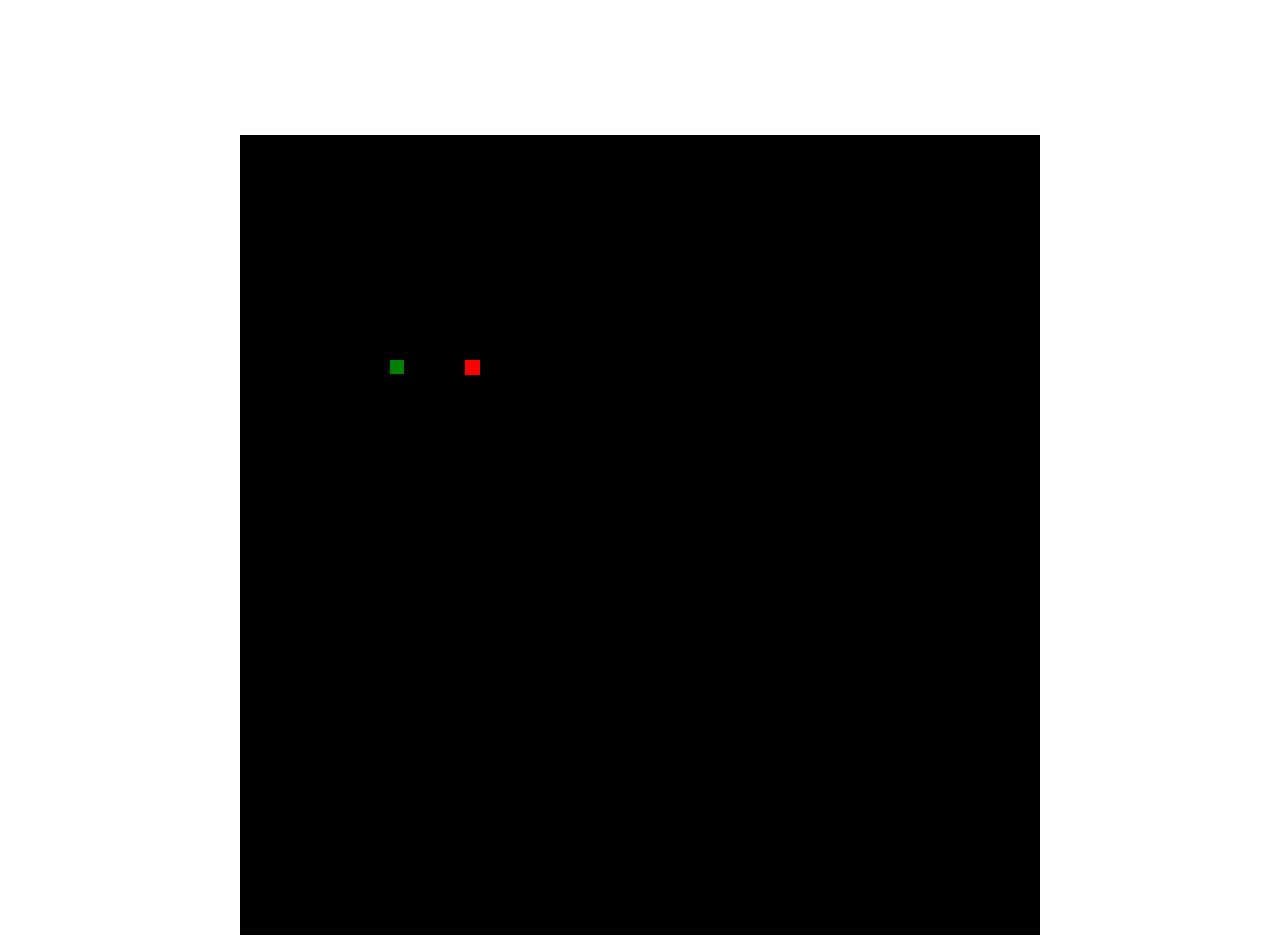
<file: Portifolio/cobra/index.html>
<!DOCTYPE html>
<html>
<head>
    <title>Jogo da cobrinha</title>

    <style>
        body{
            display: flex;
            flex-direction: column;
            flex-wrap: wrap;
            align-items: center;
            margin-top: 15vh;
        }
    </style>
</head>
<body>
 
    <canvas id="stage" width="800" height="800"></canvas>
    <script type="text/javascript">
        
        window.onload = function(){
 
            var stage = document.getElementById('stage');
            var ctx = stage.getContext("2d");
            document.addEventListener("keydown", keyPush);
            setInterval(game, 100);
 
            const vel = 1;
 
            var vx = vy = 0;
            var px =10;
            var py = 15;
            var tp = 15;
            var qp = 53;
            var ax=ay=15;
 
            var trail = [];
            tail = 5;
 
            function game(){
                px += vx;
                py += vy;
                if (px <0) {
                    px = qp-1;
                }
                if (px > qp-1) {
                    px = 0;
                }
                if (py < 0) {
                    py = qp-1;
                }
                if (py > qp-1) {
                    py = 0;
                }
 
                ctx.fillStyle = "black";
                ctx.fillRect(0,0, stage.width, stage.height);
 
                ctx.fillStyle = "red";
                ctx.fillRect(ax*tp, ay*tp, tp,tp);
 
                ctx.fillStyle = "#008000";
                for (var i = 0; i < trail.length; i++) {
                    ctx.fillRect(trail[i].x*tp, trail[i].y*tp, tp-1,tp-1);
                    if (trail[i].x == px && trail[i].y == py)
                    {
                        vx = vy=0;
                        tail =5;
                    }
                }
 
                trail.push({x:px,y:py })
                while (trail.length > tail) {
                    trail.shift();
                }
 
                if (ax==px && ay==py){
                    tail++;
                    ax = Math.floor(Math.random()*qp);
                    ay = Math.floor(Math.random()*qp);
                }
 
            }
 
            function keyPush(event){
 
                switch (event.keyCode) {
                    case 37: // Left
                        vx = -vel;
                        vy = 0;
                        break;
                    case 38: // up
                        vx = 0;
                        vy = -vel;
                        break;
                    case 39: // right
                        vx = vel;
                        vy = 0;
                        break;
                    case 40: // down
                        vx = 0;
                        vy = vel;
                        break;          
                    default:
                        
                        break;
                }
 
 
            }
 
        }
 
    </script>
</body>
</html>
</file>
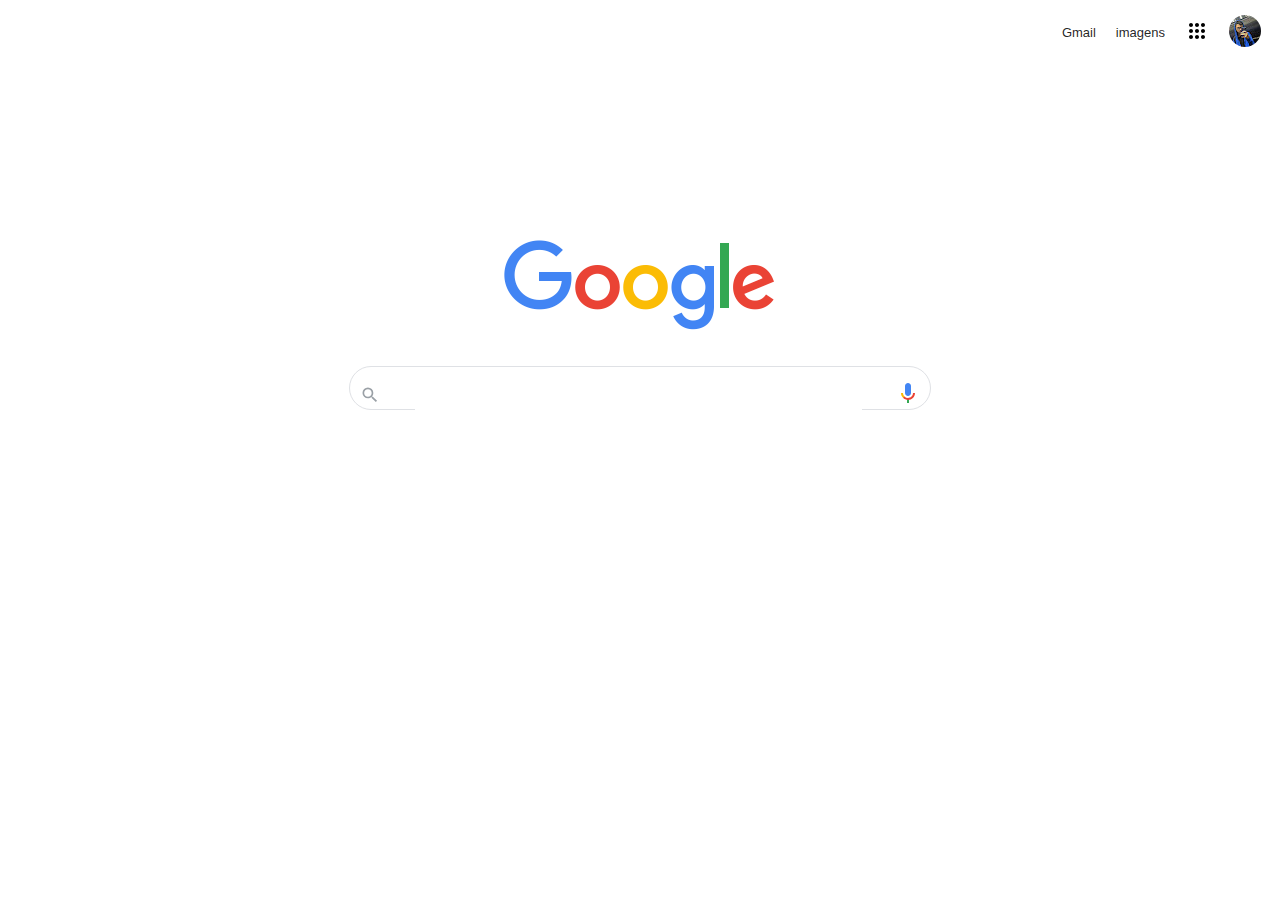
<file: Portifolio/google/Index.html>
<!DOCTYPE html>
<html lang="pt-br">
    <meta charset="UTF-8">
    <meta http-equiv="X-UA-Compatible" content="IE=edge">
    <meta name="viewport" content="width=device-width, initial-scale=1.0">
    
    <link rel="stylesheet" href="style.css">

    <title>Google</title>
</head>
<body>
    <nav >
        <div>Gmail</div>
        <div>imagens</div>
        <div ><svg class="gb_Ue" focusable="false" viewBox="0 0 24 24">
                <path  d="M6,8c1.1,0 2,-0.9 2,-2s-0.9,-2 -2,-2 -2,0.9 -2,2 0.9,2 2,2zM12,20c1.1,0 2,-0.9 2,-2s-0.9,-2 -2,-2 -2,0.9 -2,2 0.9,2 2,2zM6,20c1.1,0 2,-0.9 2,-2s-0.9,-2 -2,-2 -2,0.9 -2,2 0.9,2 2,2zM6,14c1.1,0 2,-0.9 2,-2s-0.9,-2 -2,-2 -2,0.9 -2,2 0.9,2 2,2zM12,14c1.1,0 2,-0.9 2,-2s-0.9,-2 -2,-2 -2,0.9 -2,2 0.9,2 2,2zM16,6c0,1.1 0.9,2 2,2s2,-0.9 2,-2 -0.9,-2 -2,-2 -2,0.9 -2,2zM12,8c1.1,0 2,-0.9 2,-2s-0.9,-2 -2,-2 -2,0.9 -2,2 0.9,2 2,2zM18,14c1.1,0 2,-0.9 2,-2s-0.9,-2 -2,-2 -2,0.9 -2,2 0.9,2 2,2zM18,20c1.1,0 2,-0.9 2,-2s-0.9,-2 -2,-2 -2,0.9 -2,2 0.9,2 2,2z">
                </path>
            </svg>
        </div>
        <div style="margin-right: 9px;"><img src="img\perfil.jpg"></div>
            
        

    </nav>

    <div>
        <div class="container"  style="display: flex;">
            <div><img src="img\logo.png" alt=""></div>
                <div class="pesquisa" style="display: flex;">
                    <div>
                        <svg class="pes" focusable="false" xmlns="http://www.w3.org/2000/svg" viewBox="0 0 24 24"><path d="M15.5 14h-.79l-.28-.27A6.471 6.471 0 0 0 16 9.5 6.5 6.5 0 1 0 9.5 16c1.61 0 3.09-.59 4.23-1.57l.27.28v.79l5 4.99L20.49 19l-4.99-5zm-6 0C7.01 14 5 11.99 5 9.5S7.01 5 9.5 5 14 7.01 14 9.5 11.99 14 9.5 14z"></path></svg>
                    </div>
                    <div><input type="text" name="" id="">
                    </div>
                    <div><svg class="goxjub" focusable="false" viewBox="0 0 24 24" xmlns="http://www.w3.org/2000/svg"><path fill="#4285f4" d="m12 15c1.66 0 3-1.31 3-2.97v-7.02c0-1.66-1.34-3.01-3-3.01s-3 1.34-3 3.01v7.02c0 1.66 1.34 2.97 3 2.97z"></path><path fill="#34a853" d="m11 18.08h2v3.92h-2z"></path><path fill="#fbbc05" d="m7.05 16.87c-1.27-1.33-2.05-2.83-2.05-4.87h2c0 1.45 0.56 2.42 1.47 3.38v0.32l-1.15 1.18z"></path><path fill="#ea4335" d="m12 16.93a4.97 5.25 0 0 1 -3.54 -1.55l-1.41 1.49c1.26 1.34 3.02 2.13 4.95 2.13 3.87 0 6.99-2.92 6.99-7h-1.99c0 2.92-2.24 4.93-5 4.93z"></path></svg></div>
                    
                </div>
        </div>
    </div>


</body>
</html>



<!-- <img src="https://www.google.com/images/branding/googlelogo/1x/googlelogo_color_272x92dp.png"> -->
</file>
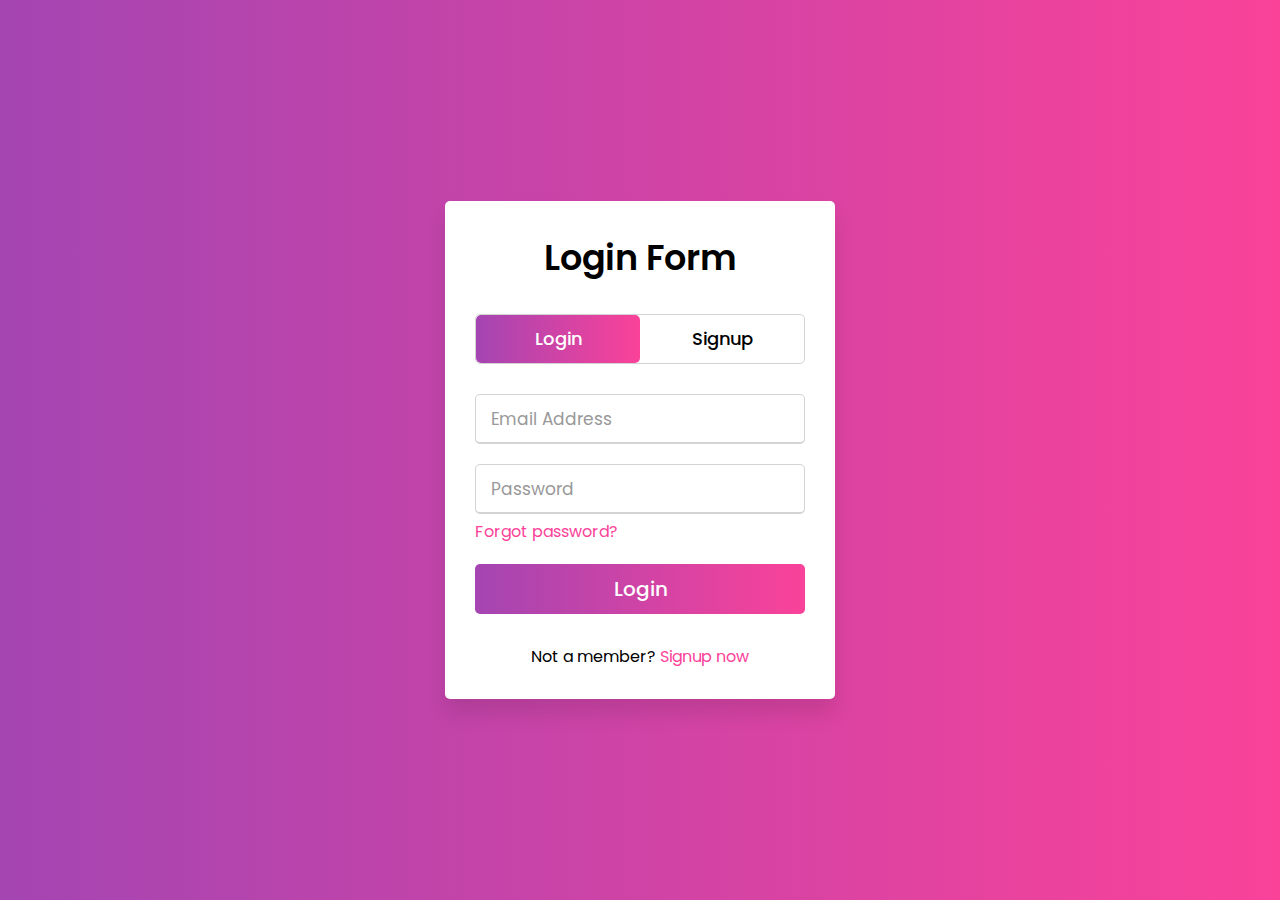
<file: Portifolio/login/index.html>
<!DOCTYPE html>
<!-- Created By CodingNepal -->
<html lang="en" dir="ltr">
   <head>
      <meta charset="utf-8">
      <title>Login</title>
      <link rel="stylesheet" href="main.css ">
      <meta name="viewport" content="width=device-width, initial-scale=1.0">
   </head>
   <body>
      <div class="wrapper">
         <div class="title-text">
            <div class="title login">
               Login Form
            </div>
            <div class="title signup">
               Signup Form
            </div>
         </div>
         <div class="form-container">
            <div class="slide-controls">
               <input type="radio" name="slide" id="login" checked>
               <input type="radio" name="slide" id="signup">
               <label for="login" class="slide login">Login</label>
               <label for="signup" class="slide signup">Signup</label>
               <div class="slider-tab"></div>
            </div>
            <div class="form-inner">
               <form action="#" class="login">
                  <div class="field">
                     <input type="text" placeholder="Email Address" required>
                  </div>
                  <div class="field">
                     <input type="password" placeholder="Password" required>
                  </div>
                  <div class="pass-link">
                     <a href="#">Forgot password?</a>
                  </div>
                  <div class="field btn">
                     <div class="btn-layer"></div>
                     <input type="submit" value="Login">
                  </div>
                  <div class="signup-link">
                     Not a member? <a href="">Signup now</a>
                  </div>
               </form>
               <form action="#" class="signup">
                  <div class="field">
                     <input type="text" placeholder="Email Address" required>
                  </div>
                  <div class="field">
                     <input type="password" placeholder="Password" required>
                  </div>
                  <div class="field">
                     <input type="password" placeholder="Confirm password" required>
                  </div>
                  <div class="field btn">
                     <div class="btn-layer"></div>
                     <input type="submit" value="Signup">
                  </div>
               </form>
            </div>
         </div>
      </div>
      <script>
         const loginText = document.querySelector(".title-text .login");
         const loginForm = document.querySelector("form.login");
         const loginBtn = document.querySelector("label.login");
         const signupBtn = document.querySelector("label.signup");
         const signupLink = document.querySelector("form .signup-link a");
         signupBtn.onclick = (()=>{
           loginForm.style.marginLeft = "-50%";
           loginText.style.marginLeft = "-50%";
         });
         loginBtn.onclick = (()=>{
           loginForm.style.marginLeft = "0%";
           loginText.style.marginLeft = "0%";
         });
         signupLink.onclick = (()=>{
           signupBtn.click();
           return false;
         });
      </script>
   </body>
</html>
</file>
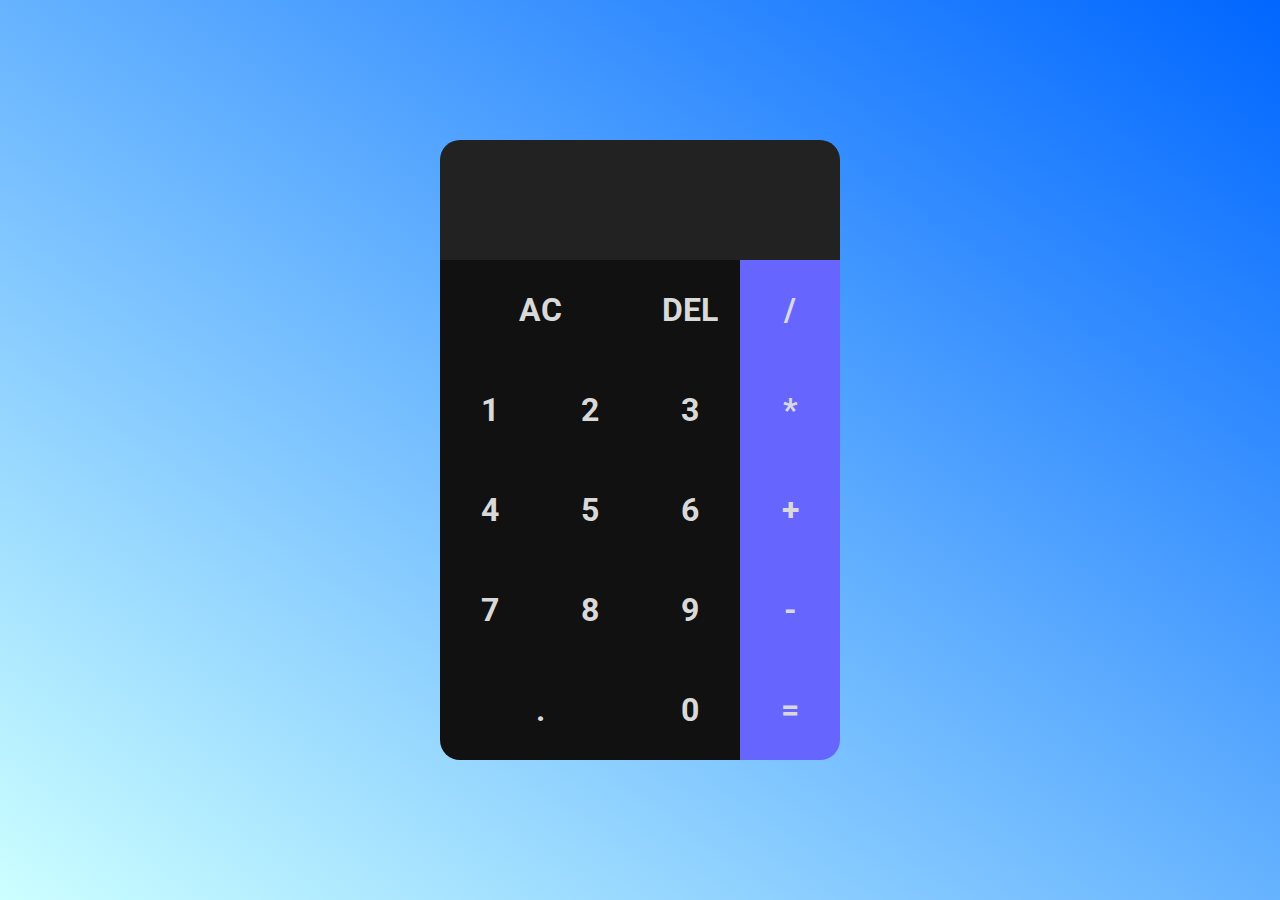
<file: Portifolio/Calculadora/Cal.html>
<!DOCTYPE html>
<html lang="en">
  <head>
    <meta charset="UTF-8" />
    <meta http-equiv="X-UA-Compatible" content="IE=edge" />
    <meta name="viewport" content="width=device-width, initial-scale=1.0" />
    <title>Calculadora</title>
    <link rel="stylesheet" href="Calc.css" />
    <link rel="preconnect" href="https://fonts.googleapis.com" />
    <link rel="preconnect" href="https://fonts.gstatic.com" crossorigin />
    <link
      href="https://fonts.googleapis.com/css2?family=Roboto:wght@400;500;700&display=swap"
      rel="stylesheet"
    />
  </head>
  <body>
    <div class="Container">
      <div class="Resultado">
        <div data-Anterior class="Anterior"></div>
        <div data-Atual class="Atual"></div>
      </div>
      <button data-all-clear class="espaco-2">AC</button>
      <button data-delete>DEL</button>
      <button data-Operador class="Operador">/</button>
      <button data-numero>1</button>
      <button data-numero>2</button>
      <button data-numero>3</button>
      <button data-Operador class="Operador">*</button>
      <button data-numero>4</button>
      <button data-numero>5</button>
      <button data-numero>6</button>
      <button data-Operador class="Operador">+</button>
      <button data-numero>7</button>
      <button data-numero>8</button>
      <button data-numero>9</button>
      <button data-Operador class="Operador">-</button>
      <button data-numero class="espaco-2" id="ponto">.</button>
      <button data-numero>0</button>
      <button data-Igual class="Operador" id="igual">=</button>
    </div>
    <script src="scripts.js"></script>
  </body>
</html>
</file>
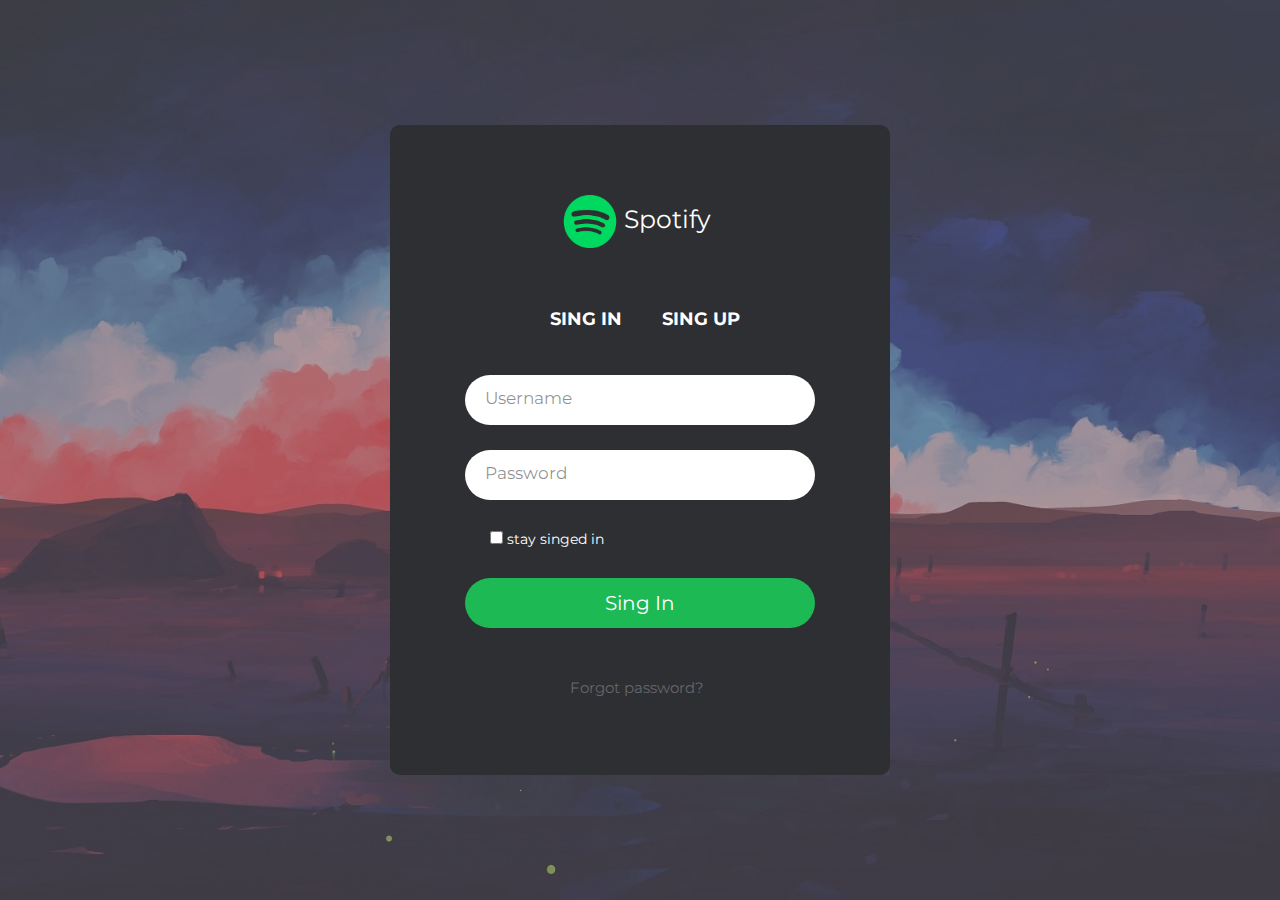
<file: Portifolio/LoginSpotfy/login.html>
<!DOCTYPE html>
<html lang="en">
<head>
    <meta charset="UTF-8">
    <meta http-equiv="X-UA-Compatible" content="IE=edge">
    <meta name="viewport" content="width=device-width, initial-scale=1.0">
    <link href="css\Login.css" rel="stylesheet" />
    <link href="css\Responsive.css" rel="stylesheet" />
    

    <link rel="preconnect" href="https://fonts.googleapis.com">
    <link rel="preconnect" href="https://fonts.gstatic.com" crossorigin>
    <link href="https://fonts.googleapis.com/css2?family=Montserrat:wght@600&display=swap" rel="stylesheet">


    <title>Login Spotify</title>
</head>
<body>
    <div class="fundo">
        <div class="container">
            <div class="topo">
                <img class="logo" src="assets\img\logo.png" alt="">
                <p>Spotify</p>
            </div>
            <div class="inup">
                <ul>
                    <li><a href="Indesx.html"><h1>SING IN</h1></a></li>
                    <li><a href="Singup.html"><h1>SING UP</h1></a></li>
                </ul>
                
            </div>
            <div class="input-single">
                <input type="text" name="Nome" placeholder="Username" id="Nome" class="input">
                
            </div>
            <div class="input-single">
                <input type="password" name="Senha" placeholder="Password" id="Senha" class="input">
            </div>
            <div class="checkbox">
                <input type="checkbox" name="checkbox" placeholder="Password" id="checkbox">
                <label>stay singed in</label>
            </div>
            <div class="btn">
                <input class="favorite styled" type="button" value="Sing In">
            </div>
            <ul>
                <li><a href="#!">Forgot password?</a></li>
            </ul>

        </div>
    </div>
</body>
</html>
</file>
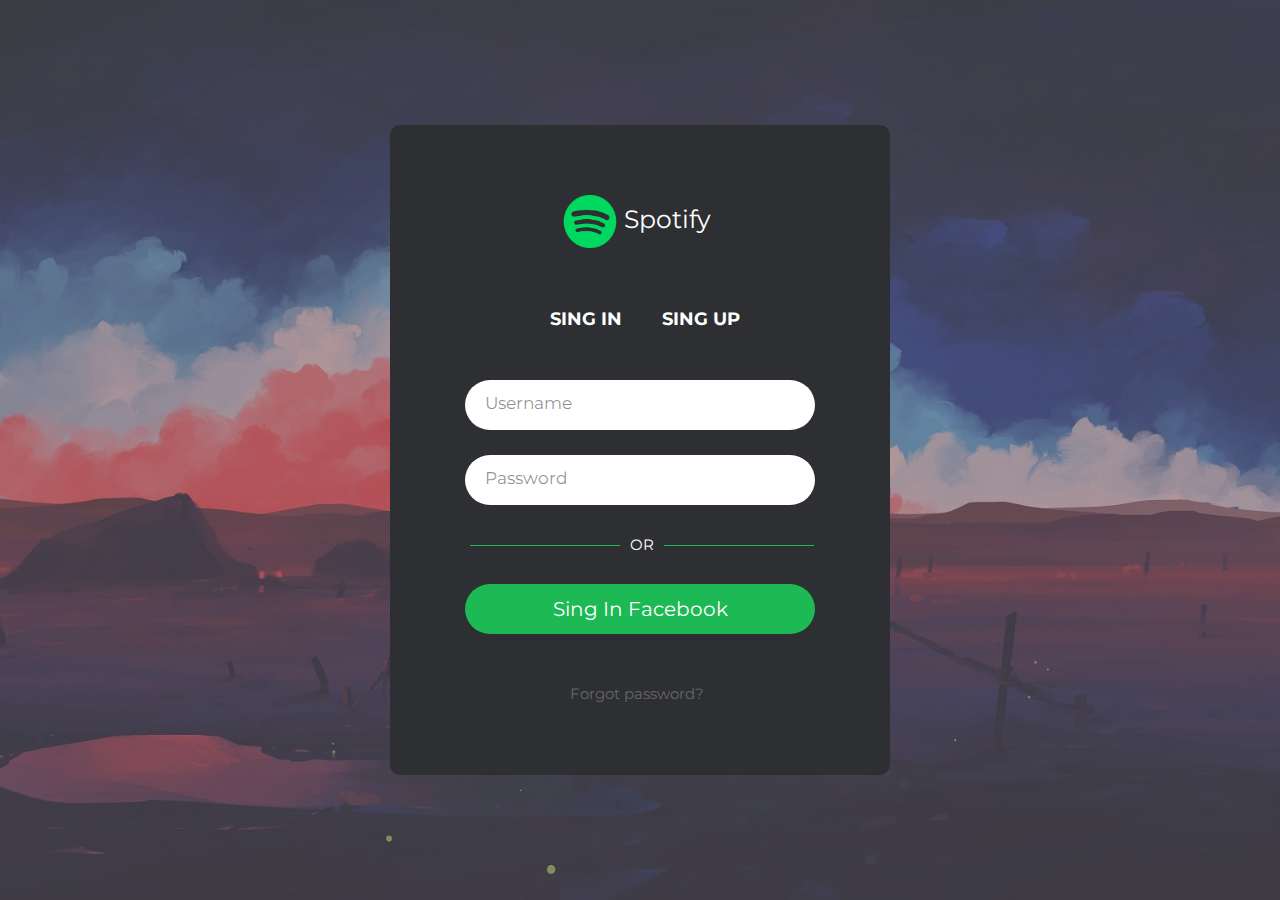
<file: Portifolio/LoginSpotfy/Singup.html>
<!DOCTYPE html>
<html lang="en">
<head>
    <meta charset="UTF-8">
    <meta http-equiv="X-UA-Compatible" content="IE=edge">
    <meta name="viewport" content="width=device-width, initial-scale=1.0">
    <link href="css\Singup.css" rel="stylesheet" />
    <link href="css\Responsive.css" rel="stylesheet" />
    

    <link rel="preconnect" href="https://fonts.googleapis.com">
    <link rel="preconnect" href="https://fonts.gstatic.com" crossorigin>
    <link href="https://fonts.googleapis.com/css2?family=Montserrat:wght@600&display=swap" rel="stylesheet">


    <title>Registro Spotify</title>
</head>
<body>
    <div class="fundo">
        <div class="container">
            <div class="topo">
                <img class="logo" src="assets\img\logo.png" alt="">
                <p>Spotify</p>
            </div>
            <div class="inup">
                <ul>
                    <li><a href="Indesx.html"><h1>SING IN</h1></a></li>
                    <li><a href="Singup.html"><h1>SING UP</h1></a></li>
                </ul>
                
            </div>
            <div class="input-single">
                <input type="text" name="Nome" placeholder="Username" id="Nome" class="input">
                
            </div>
            <div class="input-single">
                <input type="password" name="Senha" placeholder="Password" id="Senha" class="input">
            </div>

            <div class="checkbox">
                
                <label>OR</label>
            </div>
            
            <div class="btn">
                <input class="efeito" type="button" value="Sing In Facebook">
            </div>
            <ul>
                <li><a href="#!">Forgot password?</a></li>
            </ul>

        </div>
    </div>
</body>
</html>
</file>
<file: Portifolio/google/style.css>
*{
    margin: 0;
    padding: 0;
    box-sizing: border-box;
    
}
body{
    height: 100vh;
    max-height: 100vh;
    font-family: arial, sans-serif;
    background-color: #FFF;
    
    

}
.gb_Ue{
    width: 24px;
}
nav{
    display: flex;
    align-items: center;
    flex-direction: row;
    justify-content: flex-end;
}
nav div{
    
    margin-top: 5px;
    padding: 10px;
    
    font-size: 13px;
    
    color: rgba(0,0,0,.87);
    
}
nav img{
    border-radius: 50%;
}
/* para cima nav */
/* para baixo perquisa */
.goxjub{
    margin-top: 4px;
    width: 24px;
}


.pes{
    width: 20px;
    padding-top:8px ;
    fill:#9aa0a6;
}
.container{
    flex-direction: column;
    align-items: center;
    align-content: center;
    flex-wrap: nowrap;
    margin-top: 20vh;
}
.pesquisa{
    
    align-items: stretch;
    border: 1px solid #dfe1e5;
    border-radius: 50px;
    width: 582px;
    height: 44px;

    flex-wrap: wrap;
    align-content: space-around;
    justify-content: space-between;
 
    padding: 10px;
    margin-top: 30px;
    
}
.pesquisa:hover {
    box-shadow: 0px 0px 10px -7px #000000
  }


input{
    width: 447px;
    height: 34px;
    border: none;
    outline: none;
    font-size: 16px;
}
</file>
<file: Portifolio/login/main.css>
@import url('https://fonts.googleapis.com/css?family=Poppins:400,500,600,700&display=swap');
*{
  margin: 0;
  padding: 0;
  box-sizing: border-box;
  font-family: 'Poppins', sans-serif;
}
html,body{
  display: grid;
  height: 100%;
  width: 100%;
  place-items: center;
  background: -webkit-linear-gradient(left, #a445b2, #fa4299);
}
::selection{
  background: #fa4299;
  color: #fff;
}
.wrapper{
  overflow: hidden;
  max-width: 390px;
  background: #fff;
  padding: 30px;
  border-radius: 5px;
  box-shadow: 0px 15px 20px rgba(0,0,0,0.1);
}
.wrapper .title-text{
  display: flex;
  width: 200%;
}
.wrapper .title{
  width: 50%;
  font-size: 35px;
  font-weight: 600;
  text-align: center;
  transition: all 0.6s cubic-bezier(0.68,-0.55,0.265,1.55);
}
.wrapper .slide-controls{
  position: relative;
  display: flex;
  height: 50px;
  width: 100%;
  overflow: hidden;
  margin: 30px 0 10px 0;
  justify-content: space-between;
  border: 1px solid lightgrey;
  border-radius: 5px;
}
.slide-controls .slide{
  height: 100%;
  width: 100%;
  color: #fff;
  font-size: 18px;
  font-weight: 500;
  text-align: center;
  line-height: 48px;
  cursor: pointer;
  z-index: 1;
  transition: all 0.6s ease;
}
.slide-controls label.signup{
  color: #000;
}
.slide-controls .slider-tab{
  position: absolute;
  height: 100%;
  width: 50%;
  left: 0;
  z-index: 0;
  border-radius: 5px;
  background: -webkit-linear-gradient(left, #a445b2, #fa4299);
  transition: all 0.6s cubic-bezier(0.68,-0.55,0.265,1.55);
}
input[type="radio"]{
  display: none;
}
#signup:checked ~ .slider-tab{
  left: 50%;
}
#signup:checked ~ label.signup{
  color: #fff;
  cursor: default;
  user-select: none;
}
#signup:checked ~ label.login{
  color: #000;
}
#login:checked ~ label.signup{
  color: #000;
}
#login:checked ~ label.login{
  cursor: default;
  user-select: none;
}
.wrapper .form-container{
  width: 100%;
  overflow: hidden;
}
.form-container .form-inner{
  display: flex;
  width: 200%;
}
.form-container .form-inner form{
  width: 50%;
  transition: all 0.6s cubic-bezier(0.68,-0.55,0.265,1.55);
}
.form-inner form .field{
  height: 50px;
  width: 100%;
  margin-top: 20px;
}
.form-inner form .field input{
  height: 100%;
  width: 100%;
  outline: none;
  padding-left: 15px;
  border-radius: 5px;
  border: 1px solid lightgrey;
  border-bottom-width: 2px;
  font-size: 17px;
  transition: all 0.3s ease;
}
.form-inner form .field input:focus{
  border-color: #fc83bb;
  /* box-shadow: inset 0 0 3px #fb6aae; */
}
.form-inner form .field input::placeholder{
  color: #999;
  transition: all 0.3s ease;
}
form .field input:focus::placeholder{
  color: #b3b3b3;
}
.form-inner form .pass-link{
  margin-top: 5px;
}
.form-inner form .signup-link{
  text-align: center;
  margin-top: 30px;
}
.form-inner form .pass-link a,
.form-inner form .signup-link a{
  color: #fa4299;
  text-decoration: none;
}
.form-inner form .pass-link a:hover,
.form-inner form .signup-link a:hover{
  text-decoration: underline;
}
form .btn{
  height: 50px;
  width: 100%;
  border-radius: 5px;
  position: relative;
  overflow: hidden;
}
form .btn .btn-layer{
  height: 100%;
  width: 300%;
  position: absolute;
  left: -100%;
  background: -webkit-linear-gradient(right, #a445b2, #fa4299, #a445b2, #fa4299);
  border-radius: 5px;
  transition: all 0.4s ease;;
}
form .btn:hover .btn-layer{
  left: 0;
}
form .btn input[type="submit"]{
  height: 100%;
  width: 100%;
  z-index: 1;
  position: relative;
  background: none;
  border: none;
  color: #fff;
  padding-left: 0;
  border-radius: 5px;
  font-size: 20px;
  font-weight: 500;
  cursor: pointer;
}
</file>
<file: Portifolio/Calculadora/Calc.css>
* {
  box-sizing: border-box;
  font-family: "Roboto", sans-serif;
  font-weight: bold;
  margin: 0;
  padding: 0;
}

body {
  background: linear-gradient(to top right, #ccffff 0%, #0066ff 100%);
}

.Container {
  
  display: grid;
  justify-content: center;
  align-content: center;
  min-height: 100vh;
  grid-template-columns: repeat(4, 100px);
  grid-template-rows: minmax(120px, auto) repeat(5, 100px);
}

.Container > button {
  cursor: pointer;
  font-size: 2rem;
  border: none;
  outline: none;
  background-color: #111;
  color: #d9d9d9;
}

.Container > button:hover {
  background-color: #d9d9d9;
  color: #111;
}

.Container > .Operador {
  
  background: #6666ff;
}
#igual{
  border-radius: 0 0 20px 0;
}
#ponto{
  border-radius: 0 0  0 20px;
}

.espaco-2 {
  grid-column: span 2;
}

.Container > .Resultado {
  border-radius: 20px 20px 0 0;
  grid-column: 1 / -1;
  background: #222;
  display: flex;
  flex-direction: column;
  align-items: flex-end;
  justify-content: space-around;
  padding: 10px;
  word-wrap: break-word;
  word-break: break-all;
}

.Container > .Resultado > .Anterior {
  color: rgba(255, 255, 255, 0.75);
  font-size: 1.5rem;
}

.Container > .Resultado > .Atual {
  color: white;
  font-size: 2.5rem;
}
</file>
